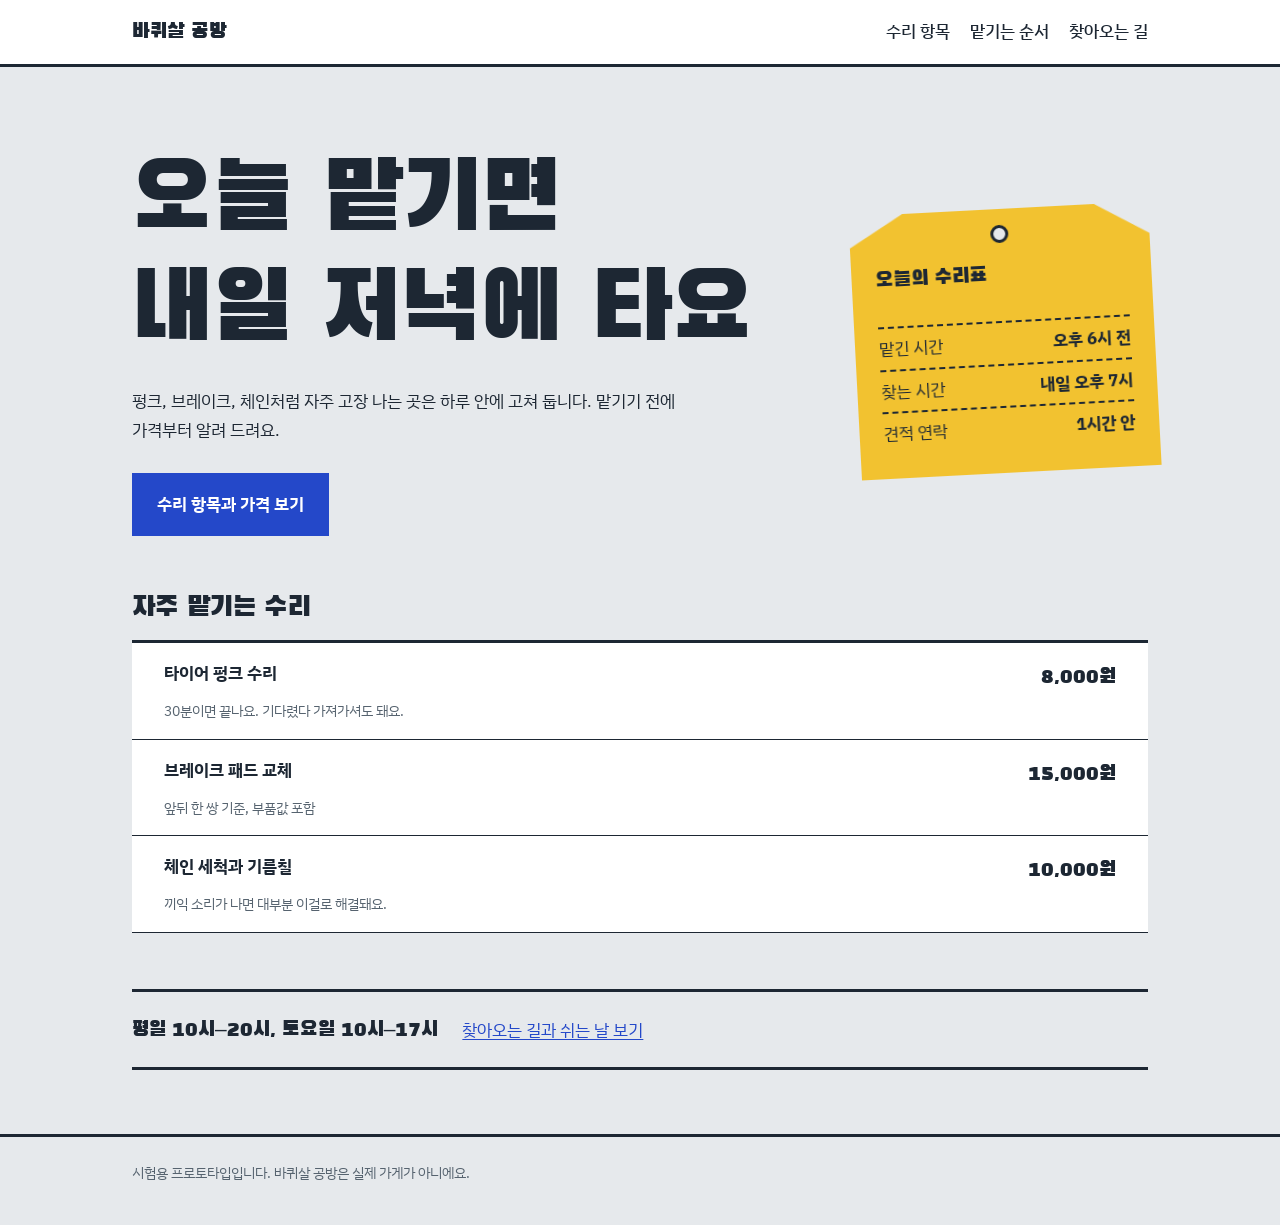
<file: index.html>
<!doctype html>
<html lang="ko">
<head>
  <meta charset="utf-8">
  <meta name="viewport" content="width=device-width, initial-scale=1">
  <title>바퀴살 공방</title>
  <link rel="preconnect" href="https://fonts.googleapis.com">
  <link rel="preconnect" href="https://fonts.gstatic.com" crossorigin>
  <link href="https://fonts.googleapis.com/css2?family=Black+Han+Sans&family=IBM+Plex+Sans+KR:wght@400;500;700&display=swap" rel="stylesheet">
  <link rel="stylesheet" href="css/style.css">
</head>
<body>
  <header class="site-header">
    <div class="wrap">
      <a class="logo" href="index.html" aria-current="page">바퀴살 공방</a>
      <nav aria-label="주요 메뉴">
        <ul class="nav">
          <li><a href="pages/services.html">수리 항목</a></li>
          <li><a href="pages/process.html">맡기는 순서</a></li>
          <li><a href="pages/visit.html">찾아오는 길</a></li>
        </ul>
      </nav>
    </div>
  </header>

  <main>
    <section class="wrap hero">
      <div>
        <h1>오늘 맡기면<br>내일 저녁에 타요</h1>
        <p>펑크, 브레이크, 체인처럼 자주 고장 나는 곳은 하루 안에 고쳐 둡니다. 맡기기 전에 가격부터 알려 드려요.</p>
        <a class="btn" href="pages/services.html">수리 항목과 가격 보기</a>
      </div>

      <div class="tag tag-swing" role="note" aria-label="오늘의 수리표">
        <p class="tag-title">오늘의 수리표</p>
        <dl>
          <div><dt>맡긴 시간</dt><dd>오후 6시 전</dd></div>
          <div><dt>찾는 시간</dt><dd>내일 오후 7시</dd></div>
          <div><dt>견적 연락</dt><dd>1시간 안</dd></div>
        </dl>
      </div>
    </section>

    <section class="wrap block" aria-labelledby="popular">
      <h2 class="block-title" id="popular">자주 맡기는 수리</h2>
      <ul class="price-list">
        <li>
          <span class="price-name">타이어 펑크 수리</span>
          <span class="price-cost">8,000원</span>
          <span class="price-note">30분이면 끝나요. 기다렸다 가져가셔도 돼요.</span>
        </li>
        <li>
          <span class="price-name">브레이크 패드 교체</span>
          <span class="price-cost">15,000원</span>
          <span class="price-note">앞뒤 한 쌍 기준, 부품값 포함</span>
        </li>
        <li>
          <span class="price-name">체인 세척과 기름칠</span>
          <span class="price-cost">10,000원</span>
          <span class="price-note">끼익 소리가 나면 대부분 이걸로 해결돼요.</span>
        </li>
      </ul>
    </section>

    <section class="wrap block" aria-label="영업시간">
      <div class="info-strip">
        <strong>평일 10시–20시, 토요일 10시–17시</strong>
        <a href="pages/visit.html">찾아오는 길과 쉬는 날 보기</a>
      </div>
    </section>
  </main>

  <footer class="site-footer">
    <div class="wrap">시험용 프로토타입입니다. 바퀴살 공방은 실제 가게가 아니에요.</div>
  </footer>
</body>
</html>
</file>
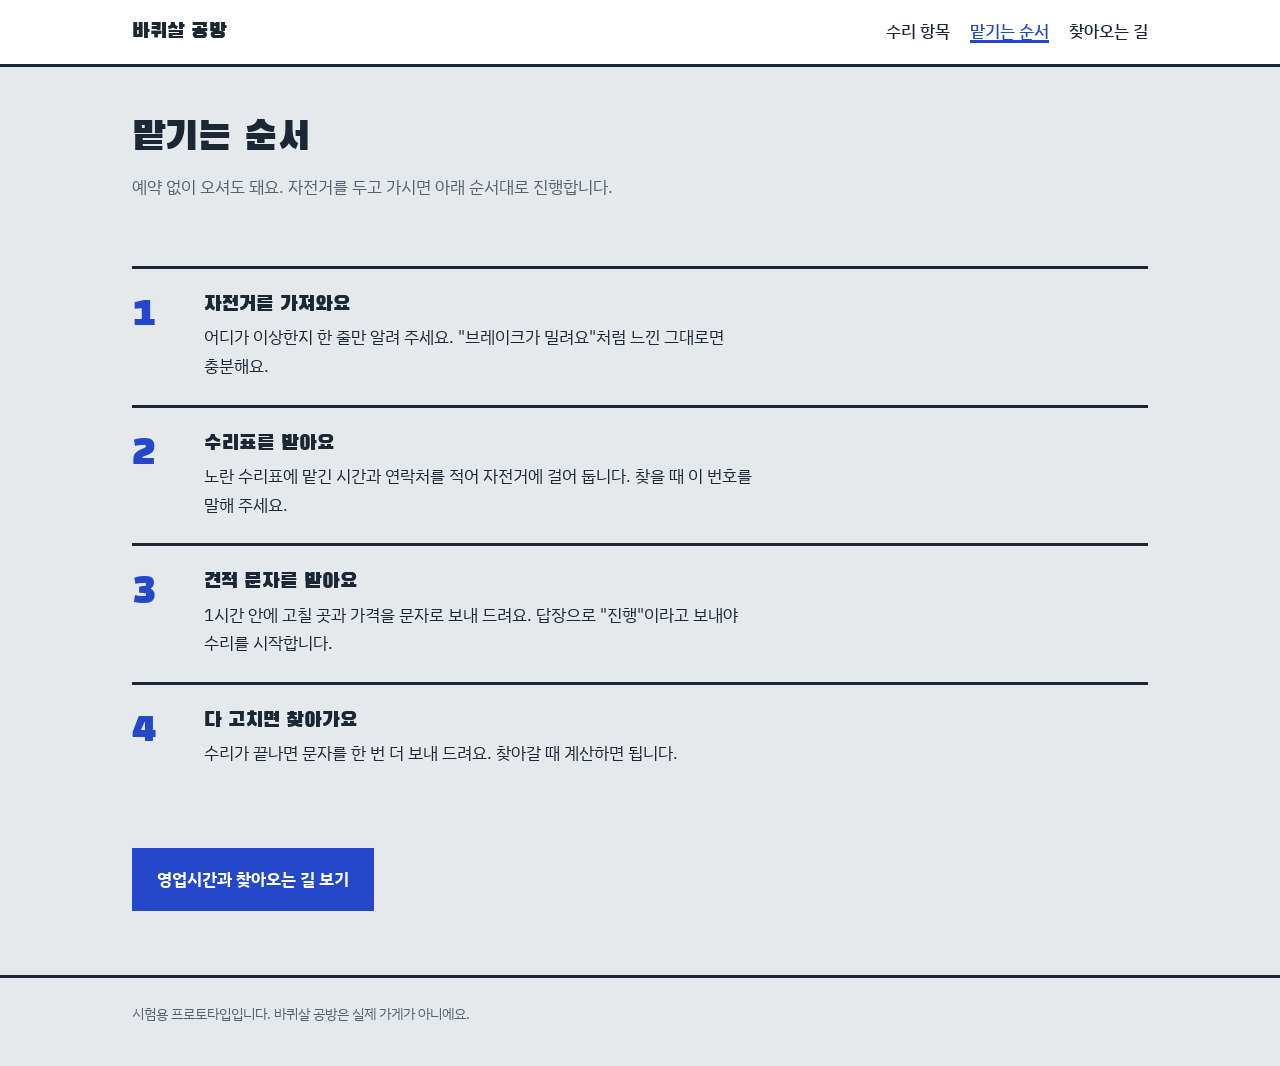
<file: pages/process.html>
<!doctype html>
<html lang="ko">
<head>
  <meta charset="utf-8">
  <meta name="viewport" content="width=device-width, initial-scale=1">
  <title>맡기는 순서 | 바퀴살 공방</title>
  <link rel="preconnect" href="https://fonts.googleapis.com">
  <link rel="preconnect" href="https://fonts.gstatic.com" crossorigin>
  <link href="https://fonts.googleapis.com/css2?family=Black+Han+Sans&family=IBM+Plex+Sans+KR:wght@400;500;700&display=swap" rel="stylesheet">
  <link rel="stylesheet" href="../css/style.css">
</head>
<body>
  <header class="site-header">
    <div class="wrap">
      <a class="logo" href="../index.html">바퀴살 공방</a>
      <nav aria-label="주요 메뉴">
        <ul class="nav">
          <li><a href="services.html">수리 항목</a></li>
          <li><a href="process.html" aria-current="page">맡기는 순서</a></li>
          <li><a href="visit.html">찾아오는 길</a></li>
        </ul>
      </nav>
    </div>
  </header>

  <main>
    <div class="wrap page-head">
      <h1>맡기는 순서</h1>
      <p class="lead">예약 없이 오셔도 돼요. 자전거를 두고 가시면 아래 순서대로 진행합니다.</p>
    </div>

    <section class="wrap block">
      <ol class="steps">
        <li>
          <div>
            <h2>자전거를 가져와요</h2>
            <p>어디가 이상한지 한 줄만 알려 주세요. "브레이크가 밀려요"처럼 느낀 그대로면 충분해요.</p>
          </div>
        </li>
        <li>
          <div>
            <h2>수리표를 받아요</h2>
            <p>노란 수리표에 맡긴 시간과 연락처를 적어 자전거에 걸어 둡니다. 찾을 때 이 번호를 말해 주세요.</p>
          </div>
        </li>
        <li>
          <div>
            <h2>견적 문자를 받아요</h2>
            <p>1시간 안에 고칠 곳과 가격을 문자로 보내 드려요. 답장으로 "진행"이라고 보내야 수리를 시작합니다.</p>
          </div>
        </li>
        <li>
          <div>
            <h2>다 고치면 찾아가요</h2>
            <p>수리가 끝나면 문자를 한 번 더 보내 드려요. 찾아갈 때 계산하면 됩니다.</p>
          </div>
        </li>
      </ol>
    </section>

    <section class="wrap block">
      <a class="btn" href="visit.html">영업시간과 찾아오는 길 보기</a>
    </section>
  </main>

  <footer class="site-footer">
    <div class="wrap">시험용 프로토타입입니다. 바퀴살 공방은 실제 가게가 아니에요.</div>
  </footer>
</body>
</html>
</file>
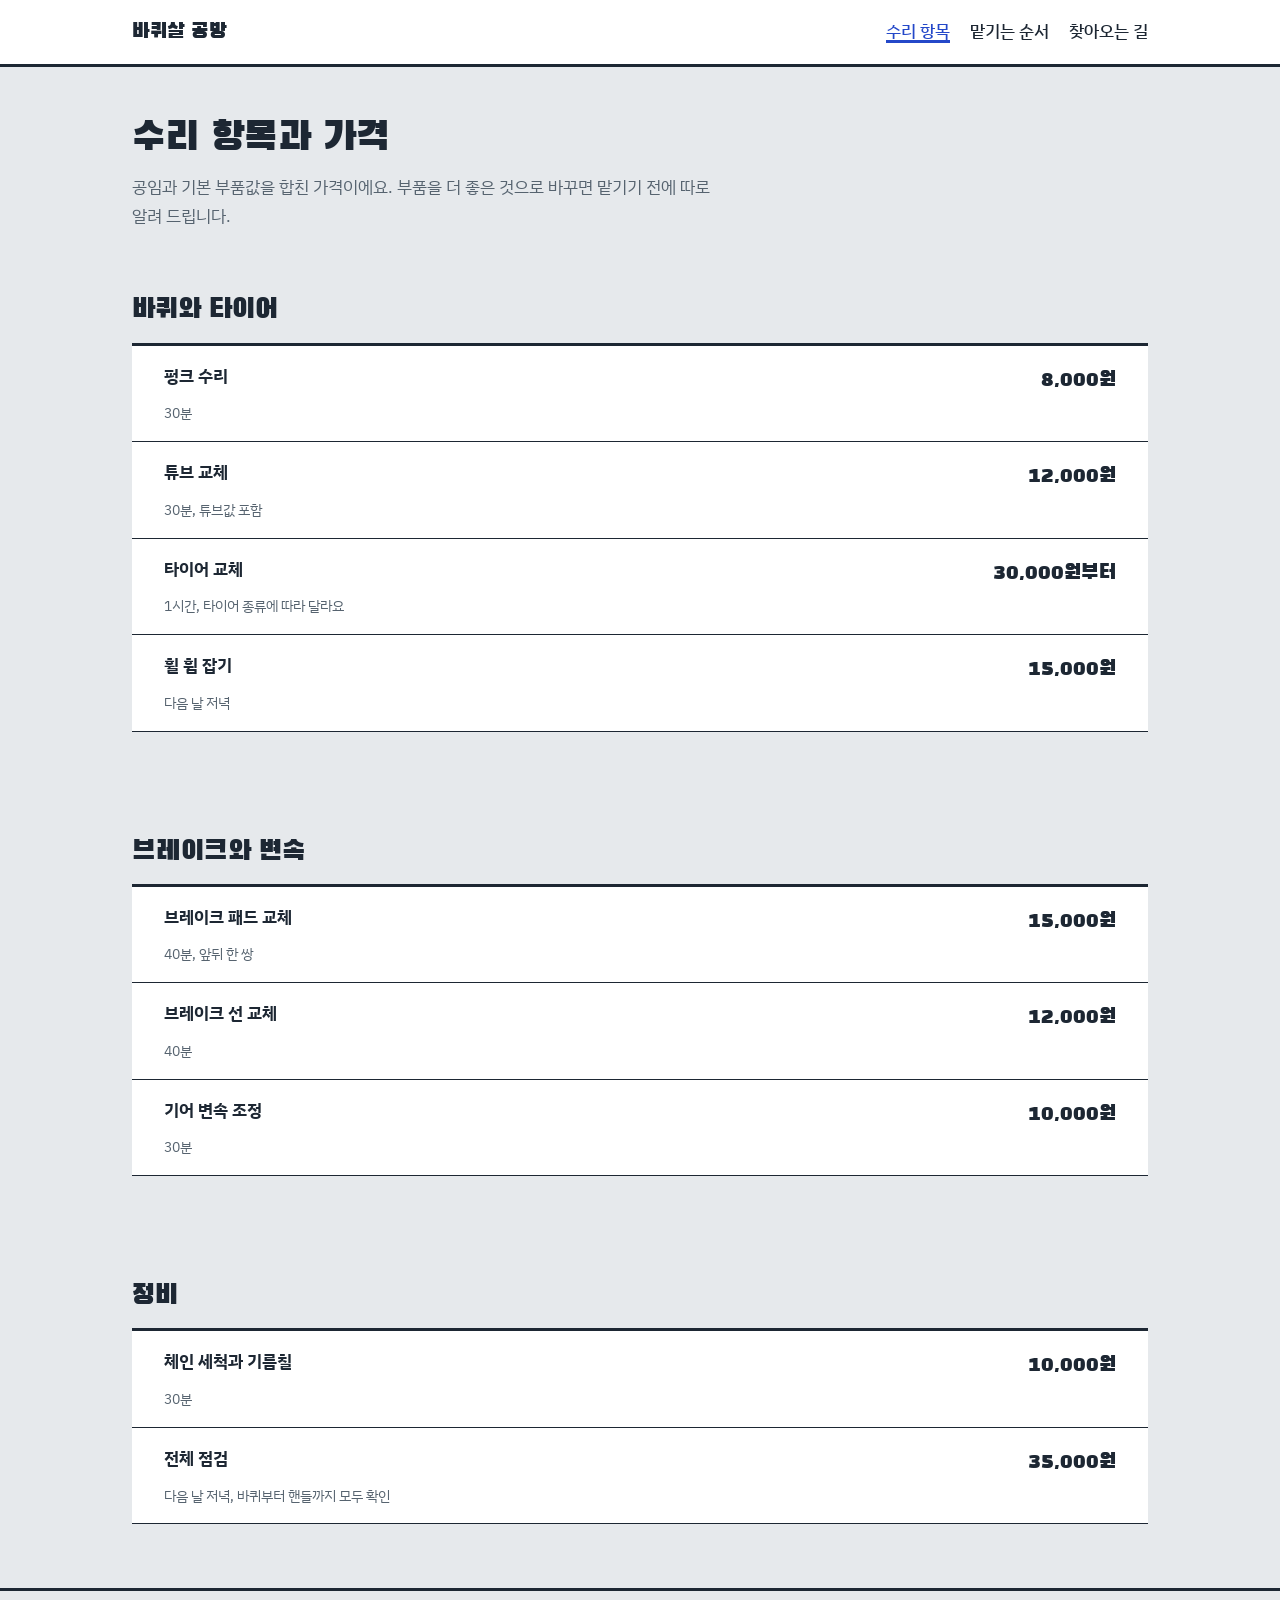
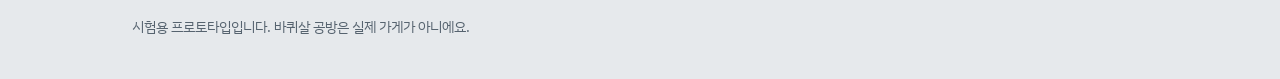
<file: pages/services.html>
<!doctype html>
<html lang="ko">
<head>
  <meta charset="utf-8">
  <meta name="viewport" content="width=device-width, initial-scale=1">
  <title>수리 항목 | 바퀴살 공방</title>
  <link rel="preconnect" href="https://fonts.googleapis.com">
  <link rel="preconnect" href="https://fonts.gstatic.com" crossorigin>
  <link href="https://fonts.googleapis.com/css2?family=Black+Han+Sans&family=IBM+Plex+Sans+KR:wght@400;500;700&display=swap" rel="stylesheet">
  <link rel="stylesheet" href="../css/style.css">
</head>
<body>
  <header class="site-header">
    <div class="wrap">
      <a class="logo" href="../index.html">바퀴살 공방</a>
      <nav aria-label="주요 메뉴">
        <ul class="nav">
          <li><a href="services.html" aria-current="page">수리 항목</a></li>
          <li><a href="process.html">맡기는 순서</a></li>
          <li><a href="visit.html">찾아오는 길</a></li>
        </ul>
      </nav>
    </div>
  </header>

  <main>
    <div class="wrap page-head">
      <h1>수리 항목과 가격</h1>
      <p class="lead">공임과 기본 부품값을 합친 가격이에요. 부품을 더 좋은 것으로 바꾸면 맡기기 전에 따로 알려 드립니다.</p>
    </div>

    <section class="wrap block price-group" aria-labelledby="wheel">
      <h2 class="block-title" id="wheel">바퀴와 타이어</h2>
      <ul class="price-list">
        <li>
          <span class="price-name">펑크 수리</span>
          <span class="price-cost">8,000원</span>
          <span class="price-note">30분</span>
        </li>
        <li>
          <span class="price-name">튜브 교체</span>
          <span class="price-cost">12,000원</span>
          <span class="price-note">30분, 튜브값 포함</span>
        </li>
        <li>
          <span class="price-name">타이어 교체</span>
          <span class="price-cost">30,000원부터</span>
          <span class="price-note">1시간, 타이어 종류에 따라 달라요</span>
        </li>
        <li>
          <span class="price-name">휠 휨 잡기</span>
          <span class="price-cost">15,000원</span>
          <span class="price-note">다음 날 저녁</span>
        </li>
      </ul>
    </section>

    <section class="wrap block price-group" aria-labelledby="brake">
      <h2 class="block-title" id="brake">브레이크와 변속</h2>
      <ul class="price-list">
        <li>
          <span class="price-name">브레이크 패드 교체</span>
          <span class="price-cost">15,000원</span>
          <span class="price-note">40분, 앞뒤 한 쌍</span>
        </li>
        <li>
          <span class="price-name">브레이크 선 교체</span>
          <span class="price-cost">12,000원</span>
          <span class="price-note">40분</span>
        </li>
        <li>
          <span class="price-name">기어 변속 조정</span>
          <span class="price-cost">10,000원</span>
          <span class="price-note">30분</span>
        </li>
      </ul>
    </section>

    <section class="wrap block price-group" aria-labelledby="care">
      <h2 class="block-title" id="care">정비</h2>
      <ul class="price-list">
        <li>
          <span class="price-name">체인 세척과 기름칠</span>
          <span class="price-cost">10,000원</span>
          <span class="price-note">30분</span>
        </li>
        <li>
          <span class="price-name">전체 점검</span>
          <span class="price-cost">35,000원</span>
          <span class="price-note">다음 날 저녁, 바퀴부터 핸들까지 모두 확인</span>
        </li>
      </ul>
    </section>
  </main>

  <footer class="site-footer">
    <div class="wrap">시험용 프로토타입입니다. 바퀴살 공방은 실제 가게가 아니에요.</div>
  </footer>
</body>
</html>
</file>
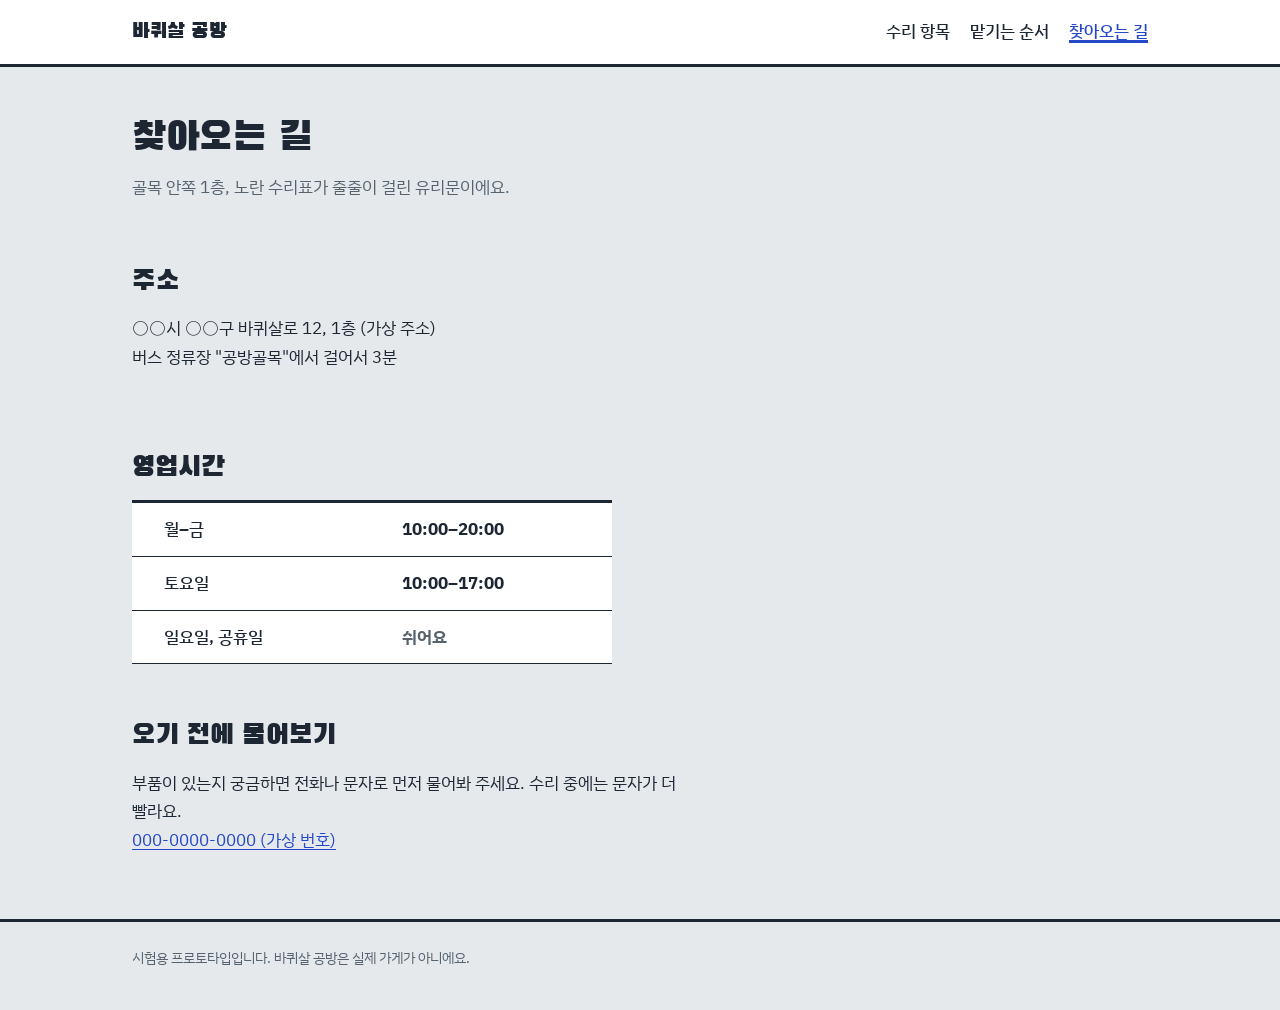
<file: pages/visit.html>
<!doctype html>
<html lang="ko">
<head>
  <meta charset="utf-8">
  <meta name="viewport" content="width=device-width, initial-scale=1">
  <title>찾아오는 길 | 바퀴살 공방</title>
  <link rel="preconnect" href="https://fonts.googleapis.com">
  <link rel="preconnect" href="https://fonts.gstatic.com" crossorigin>
  <link href="https://fonts.googleapis.com/css2?family=Black+Han+Sans&family=IBM+Plex+Sans+KR:wght@400;500;700&display=swap" rel="stylesheet">
  <link rel="stylesheet" href="../css/style.css">
</head>
<body>
  <header class="site-header">
    <div class="wrap">
      <a class="logo" href="../index.html">바퀴살 공방</a>
      <nav aria-label="주요 메뉴">
        <ul class="nav">
          <li><a href="services.html">수리 항목</a></li>
          <li><a href="process.html">맡기는 순서</a></li>
          <li><a href="visit.html" aria-current="page">찾아오는 길</a></li>
        </ul>
      </nav>
    </div>
  </header>

  <main>
    <div class="wrap page-head">
      <h1>찾아오는 길</h1>
      <p class="lead">골목 안쪽 1층, 노란 수리표가 줄줄이 걸린 유리문이에요.</p>
    </div>

    <section class="wrap block" aria-labelledby="where">
      <h2 class="block-title" id="where">주소</h2>
      <address class="address">
        <p>○○시 ○○구 바퀴살로 12, 1층 (가상 주소)</p>
        <p>버스 정류장 "공방골목"에서 걸어서 3분</p>
      </address>
    </section>

    <section class="wrap block" aria-labelledby="time">
      <h2 class="block-title" id="time">영업시간</h2>
      <table class="hours">
        <tbody>
          <tr><th scope="row">월–금</th><td>10:00–20:00</td></tr>
          <tr><th scope="row">토요일</th><td>10:00–17:00</td></tr>
          <tr><th scope="row">일요일, 공휴일</th><td class="closed">쉬어요</td></tr>
        </tbody>
      </table>
    </section>

    <section class="wrap block" aria-labelledby="call">
      <h2 class="block-title" id="call">오기 전에 물어보기</h2>
      <p>부품이 있는지 궁금하면 전화나 문자로 먼저 물어봐 주세요. 수리 중에는 문자가 더 빨라요.</p>
      <p><a href="tel:0000000000">000-0000-0000 (가상 번호)</a></p>
    </section>
  </main>

  <footer class="site-footer">
    <div class="wrap">시험용 프로토타입입니다. 바퀴살 공방은 실제 가게가 아니에요.</div>
  </footer>
</body>
</html>
</file>
<file: css/style.css>
/* 바퀴살 공방 공통 스타일 — 기준은 DESIGN.md */

:root {
  --concrete: #E6E9EC;
  --paper: #FFFFFF;
  --ink: #1D2733;
  --frame: #2448C9;
  --tag: #F2C230;
  --muted: #56636F;

  --font-display: "Black Han Sans", "Malgun Gothic", sans-serif;
  --font-body: "IBM Plex Sans KR", "Malgun Gothic", sans-serif;

  --step-0: 0.875rem;
  --step-1: 1.0625rem;
  --step-2: 1.3125rem;
  --step-3: 1.75rem;
  --step-4: 2.5rem;
  --step-hero: clamp(2.75rem, 9vw, 6rem);

  --gutter: 16px;
  --max: 1080px;
  --rule: 3px solid var(--ink);
}

*,
*::before,
*::after {
  box-sizing: border-box;
}

html {
  -webkit-text-size-adjust: 100%;
}

body {
  margin: 0;
  background: var(--concrete);
  color: var(--ink);
  font-family: var(--font-body);
  font-size: var(--step-1);
  line-height: 1.7;
  word-break: keep-all;
  overflow-wrap: break-word;
}

h1,
h2,
h3 {
  margin: 0;
  font-family: var(--font-display);
  font-weight: 400;
  line-height: 1.15;
}

p {
  margin: 0;
  max-width: 34em;
}

a {
  color: var(--frame);
  text-underline-offset: 0.2em;
}

:focus-visible {
  outline: 3px solid var(--frame);
  outline-offset: 3px;
}

.wrap {
  width: 100%;
  max-width: var(--max);
  margin: 0 auto;
  padding: 0 var(--gutter);
}

@media (min-width: 720px) {
  :root {
    --gutter: 32px;
  }
}

/* 머리글 */

.site-header {
  border-bottom: var(--rule);
  background: var(--paper);
}

.site-header .wrap {
  display: flex;
  flex-wrap: wrap;
  align-items: center;
  justify-content: space-between;
  gap: 8px 24px;
  padding-top: 14px;
  padding-bottom: 14px;
}

.logo {
  font-family: var(--font-display);
  font-size: var(--step-2);
  color: var(--ink);
  text-decoration: none;
}

.nav {
  display: flex;
  flex-wrap: wrap;
  gap: 4px 20px;
  margin: 0;
  padding: 0;
  list-style: none;
}

.nav a {
  color: var(--ink);
  text-decoration: none;
  font-weight: 500;
}

.nav a:hover {
  text-decoration: underline;
}

.nav a[aria-current="page"] {
  color: var(--frame);
  text-decoration: underline;
  text-decoration-thickness: 3px;
}

/* 본문 구역 */

main {
  padding-bottom: 64px;
}

.block {
  padding-top: 56px;
}

.block-title {
  font-size: var(--step-3);
  margin-bottom: 16px;
}

.page-head {
  padding-top: 48px;
  padding-bottom: 8px;
}

.page-head h1 {
  font-size: var(--step-4);
  margin-bottom: 12px;
}

.lead {
  color: var(--muted);
}

/* 메인 첫 화면 */

.hero {
  display: grid;
  gap: 40px;
  padding-top: 48px;
  align-items: center;
}

.hero h1 {
  font-size: var(--step-hero);
  margin-bottom: 20px;
}

.hero p {
  margin-bottom: 28px;
}

@media (min-width: 820px) {
  .hero {
    grid-template-columns: 1fr 300px;
    padding-top: 80px;
  }
}

/* 버튼 */

.btn {
  display: inline-block;
  padding: 14px 22px;
  border: var(--rule);
  border-color: var(--frame);
  background: var(--frame);
  color: var(--paper);
  font-weight: 700;
  text-decoration: none;
}

.btn:hover {
  background: var(--ink);
  border-color: var(--ink);
}

/* 수리표: 이 사이트에서 노란색은 여기서만 쓴다 */

.tag {
  position: relative;
  max-width: 300px;
  padding: 48px 24px 24px;
  background: var(--tag);
  color: var(--ink);
  clip-path: polygon(18% 0, 82% 0, 100% 12%, 100% 100%, 0 100%, 0 12%);
  transform-origin: 50% 0;
  transform: rotate(-3deg);
}

.tag::before {
  content: "";
  position: absolute;
  top: 16px;
  left: 50%;
  width: 18px;
  height: 18px;
  margin-left: -9px;
  border: 3px solid var(--ink);
  border-radius: 50%;
  background: var(--concrete);
}

.tag-title {
  font-family: var(--font-display);
  font-size: var(--step-2);
  margin-bottom: 12px;
}

.tag dl {
  margin: 0;
}

.tag dl div {
  display: flex;
  justify-content: space-between;
  gap: 12px;
  padding: 6px 0;
  border-top: 2px dashed var(--ink);
}

.tag dt,
.tag dd {
  margin: 0;
}

.tag dd {
  font-weight: 700;
}

@media (prefers-reduced-motion: no-preference) {
  .tag-swing {
    animation: swing 1.6s ease-out 0.3s both;
  }
}

@keyframes swing {
  0% { transform: rotate(-3deg); }
  20% { transform: rotate(6deg); }
  45% { transform: rotate(-5deg); }
  70% { transform: rotate(1deg); }
  100% { transform: rotate(-3deg); }
}

/* 가격 줄 목록 */

.price-list {
  margin: 0;
  padding: 0;
  list-style: none;
  background: var(--paper);
  border-top: var(--rule);
}

.price-list li {
  display: grid;
  grid-template-columns: 1fr auto;
  gap: 4px 16px;
  padding: 16px var(--gutter);
  border-bottom: 1px solid var(--ink);
}

.price-name {
  font-weight: 700;
}

.price-cost {
  font-family: var(--font-display);
  font-size: var(--step-2);
  text-align: right;
}

.price-note {
  grid-column: 1 / -1;
  color: var(--muted);
  font-size: var(--step-0);
}

.price-group + .price-group {
  margin-top: 48px;
}

/* 맡기는 순서 (실제 순서라 번호를 씀) */

.steps {
  margin: 0;
  padding: 0;
  list-style: none;
  counter-reset: step;
}

.steps li {
  counter-increment: step;
  display: grid;
  grid-template-columns: 56px 1fr;
  gap: 16px;
  padding: 24px 0;
  border-top: var(--rule);
}

.steps li::before {
  content: counter(step);
  font-family: var(--font-display);
  font-size: var(--step-4);
  line-height: 1;
  color: var(--frame);
}

.steps h2 {
  font-size: var(--step-2);
  margin-bottom: 6px;
}

/* 영업시간 표 */

.hours {
  width: 100%;
  max-width: 480px;
  border-collapse: collapse;
  background: var(--paper);
  border-top: var(--rule);
}

.hours th,
.hours td {
  padding: 12px var(--gutter);
  border-bottom: 1px solid var(--ink);
  text-align: left;
}

.hours th {
  font-weight: 500;
}

.hours td {
  font-weight: 700;
}

.closed {
  color: var(--muted);
}

.info-strip {
  display: flex;
  flex-wrap: wrap;
  align-items: baseline;
  gap: 8px 24px;
  padding: 20px 0;
  border-top: var(--rule);
  border-bottom: var(--rule);
}

.info-strip strong {
  font-family: var(--font-display);
  font-weight: 400;
  font-size: var(--step-2);
}

.address {
  font-style: normal;
  margin-bottom: 24px;
}

/* 바닥글 */

.site-footer {
  border-top: var(--rule);
  padding: 24px 0 40px;
  color: var(--muted);
  font-size: var(--step-0);
}
</file>
